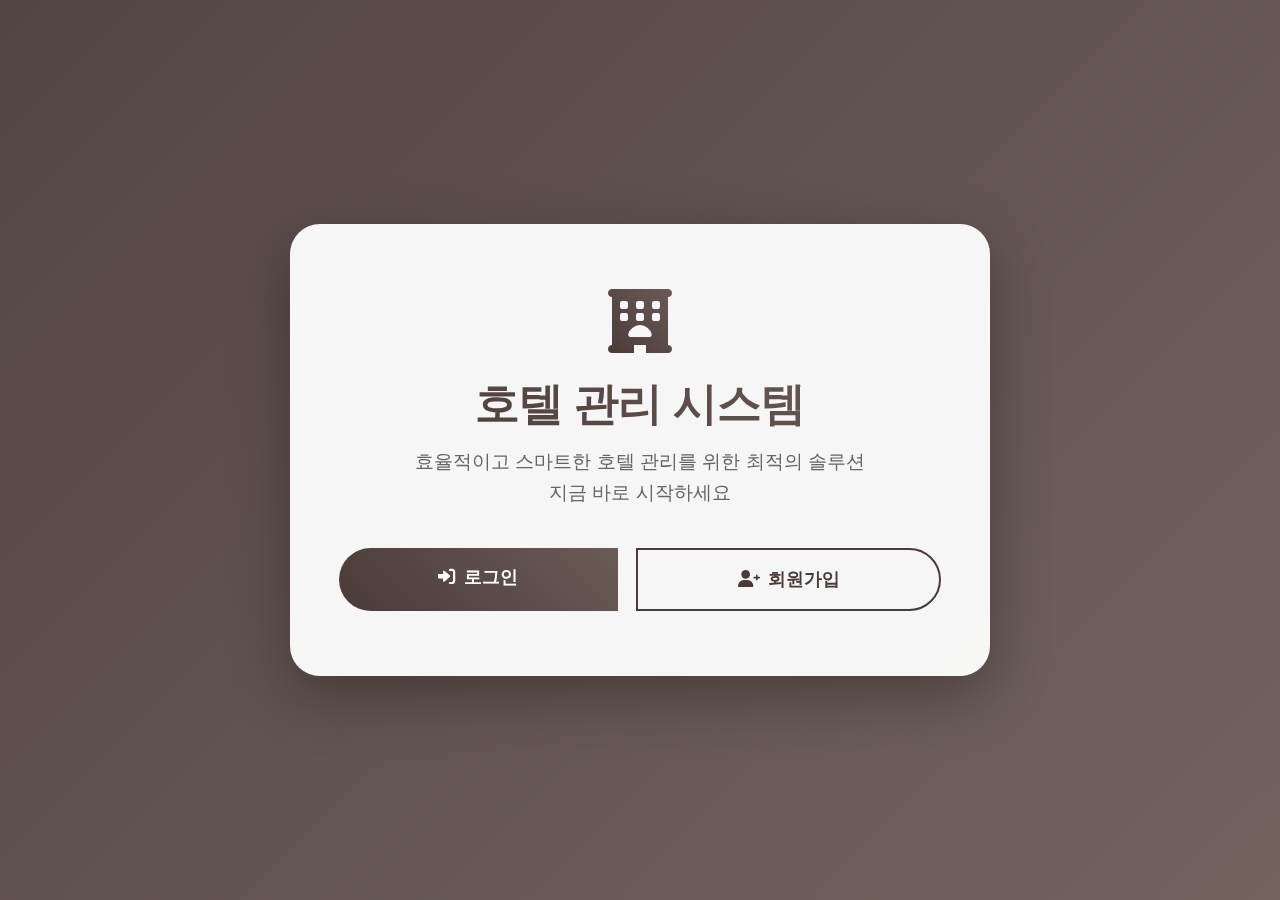
<file: src/main/resources/html/index.html>
<!DOCTYPE html>
<html lang="ko">

<head>
    <meta charset="UTF-8">
    <meta name="viewport" content="width=device-width, initial-scale=1.0">
    <title>호텔 관리 시스템</title>
    <link href="https://cdn.jsdelivr.net/npm/bootstrap@5.3.0/dist/css/bootstrap.min.css" rel="stylesheet">
    <link href="https://cdnjs.cloudflare.com/ajax/libs/font-awesome/6.0.0/css/all.min.css" rel="stylesheet">
    <style>
        body {
            margin: 0;
            background: linear-gradient(135deg, #4A3B38 0%, #6B5B57 100%);
            min-height: 100vh;
            font-family: 'Segoe UI', Tahoma, Geneva, Verdana, sans-serif;
            display: flex;
            align-items: center;
            justify-content: center;
            position: relative;
            padding: 0;
            height: 100vh;
        }

        body::before {
            content: '';
            position: absolute;
            top: 0;
            left: 0;
            right: 0;
            bottom: 0;
            background: url('data:image/svg+xml,<svg xmlns="http://www.w3.org/2000/svg" viewBox="0 0 2000 1500"><rect fill="%23ffffff" width="2000" height="1500"/><defs><radialGradient id="a" gradientUnits="objectBoundingBox"><stop offset="0" stop-color="%23ffffff"/><stop offset="1" stop-color="%23ffffff"/></radialGradient><linearGradient id="b" gradientUnits="userSpaceOnUse" x1="0" y1="750" x2="1550" y2="750"><stop offset="0" stop-color="%23ffffff"/><stop offset="1" stop-color="%23ffffff"/></linearGradient></defs><path fill="url(%23a)" d="M1549.2 51.6c-5.4 99.1-20.2 197.6-44.2 293.6c-24.1 96-57.4 189.4-99.3 278.6c-41.9 89.2-92.4 174.1-150.3 253.3c-58 79.2-123.4 152.6-195.1 219c-71.7 66.4-149.6 125.8-232.2 177.2c-82.7 51.4-170.1 94.7-260.7 129.1c-90.6 34.4-184.4 60-279.5 76.3C192.6 1495 96.1 1502 0 1500c96.1-2.1 191.8-13.3 285.4-33.6c93.6-20.2 185-49.5 272.5-87.2c87.6-37.7 171.3-83.8 249.6-137.3c78.4-53.5 151.5-114.5 217.9-181.7c66.5-67.2 126.4-140.7 178.6-218.9c52.3-78.3 96.9-161.4 133-247.9c36.1-86.5 63.8-176.2 82.6-267.6c18.8-91.4 28.6-184.4 29.6-277.4c0.3-27.6 23.2-48.7 50.8-48.4s49.5 21.8 49.2 49.5c0 0.7 0 1.3-0.1 2L1549.2 51.6z"/></svg>');
            opacity: 0.05;
            z-index: 0;
        }

        .welcome-box {
            background: rgba(255, 255, 255, 0.95);
            padding: 4rem 3rem;
            border-radius: 30px;
            box-shadow: 0 20px 60px rgba(0, 0, 0, 0.3);
            text-align: center;
            max-width: 700px;
            width: 90%;
            position: relative;
            z-index: 1;
            backdrop-filter: blur(10px);
            border: 1px solid rgba(255, 255, 255, 0.2);
            margin: 0 auto;
        }

        @keyframes float {
            0% {
                transform: translateY(0px);
            }

            50% {
                transform: translateY(-10px);
            }

            100% {
                transform: translateY(0px);
            }
        }

        .hotel-icon {
            font-size: 4rem;
            background: linear-gradient(45deg, #4A3B38, #6B5B57);
            -webkit-background-clip: text;
            -webkit-text-fill-color: transparent;
            margin-bottom: 1.5rem;
            animation: pulse 2s infinite;
        }

        @keyframes pulse {
            0% {
                transform: scale(1);
            }

            50% {
                transform: scale(1.1);
            }

            100% {
                transform: scale(1);
            }
        }

        .welcome-title {
            margin-bottom: 1rem;
            font-size: 2.8rem;
            font-weight: 800;
            background: linear-gradient(45deg, #4A3B38, #6B5B57);
            -webkit-background-clip: text;
            -webkit-text-fill-color: transparent;
            letter-spacing: -1px;
        }

        .welcome-subtitle {
            color: #666;
            margin-bottom: 2.5rem;
            font-size: 1.2rem;
            line-height: 1.6;
            font-weight: 300;
        }

        .btn-group {
            display: flex;
            gap: 1.2rem;
            justify-content: center;
            margin-top: 1rem;
        }

        .btn {
            padding: 1rem 2.8rem;
            font-size: 1.1rem;
            border-radius: 50px;
            transition: all 0.4s ease;
            font-weight: 600;
            position: relative;
            overflow: hidden;
            z-index: 1;
        }

        .btn-primary {
            background: linear-gradient(45deg, #4A3B38, #6B5B57);
            border: none;
            color: white;
        }

        .btn-primary:hover {
            background: linear-gradient(45deg, #6B5B57, #4A3B38);
            transform: translateY(-3px);
            box-shadow: 0 7px 14px rgba(74, 59, 56, 0.3);
        }

        .btn-primary::before {
            content: '';
            position: absolute;
            top: 0;
            left: -100%;
            width: 100%;
            height: 100%;
            background: linear-gradient(120deg,
                    transparent,
                    rgba(255, 255, 255, 0.3),
                    transparent);
            transition: 0.5s;
            z-index: -1;
        }

        .btn-primary:hover::before {
            left: 100%;
        }

        .btn-outline {
            background: transparent;
            border: 2px solid #4A3B38;
            color: #4A3B38;
            transition: all 0.4s ease;
        }

        .btn-outline:hover {
            color: white;
            transform: translateY(-3px);
            box-shadow: 0 7px 14px rgba(74, 59, 56, 0.2);
        }

        .btn-outline::before {
            content: '';
            position: absolute;
            top: 0;
            left: 0;
            width: 0%;
            height: 100%;
            background: linear-gradient(45deg, #4A3B38, #6B5B57);
            transition: all 0.4s ease;
            z-index: -1;
        }

        .btn-outline:hover::before {
            width: 100%;
        }

        .btn i {
            transition: transform 0.3s ease;
            display: inline-block;
        }

        .btn:hover i {
            transform: translateX(-3px);
        }

        .btn-outline:hover i {
            transform: translateX(3px);
        }

        @media (max-width: 768px) {
            .welcome-box {
                width: 85%;
                padding: 3rem 2rem;
            }

            .welcome-title {
                font-size: 2.2rem;
            }

            .welcome-subtitle {
                font-size: 1.1rem;
                margin-bottom: 2rem;
            }

            .hotel-icon {
                font-size: 3.5rem;
            }

            .btn-group {
                flex-direction: column;
                gap: 1rem;
            }

            .btn {
                padding: 0.8rem 2rem;
                font-size: 1rem;
            }
        }
    </style>
</head>

<body>
    <div class="welcome-box">
        <i class="fas fa-hotel hotel-icon"></i>
        <h1 class="welcome-title">호텔 관리 시스템</h1>
        <p class="welcome-subtitle">
            효율적이고 스마트한 호텔 관리를 위한 최적의 솔루션<br>
            지금 바로 시작하세요
        </p>

        <div class="btn-group">
            <a href="/login" class="btn btn-primary">
                <i class="fas fa-sign-in-alt me-2"></i>로그인
            </a>
            <a href="/signup" class="btn btn-outline">
                <i class="fas fa-user-plus me-2"></i>회원가입
            </a>
        </div>
    </div>
</body>

</html>
</file>
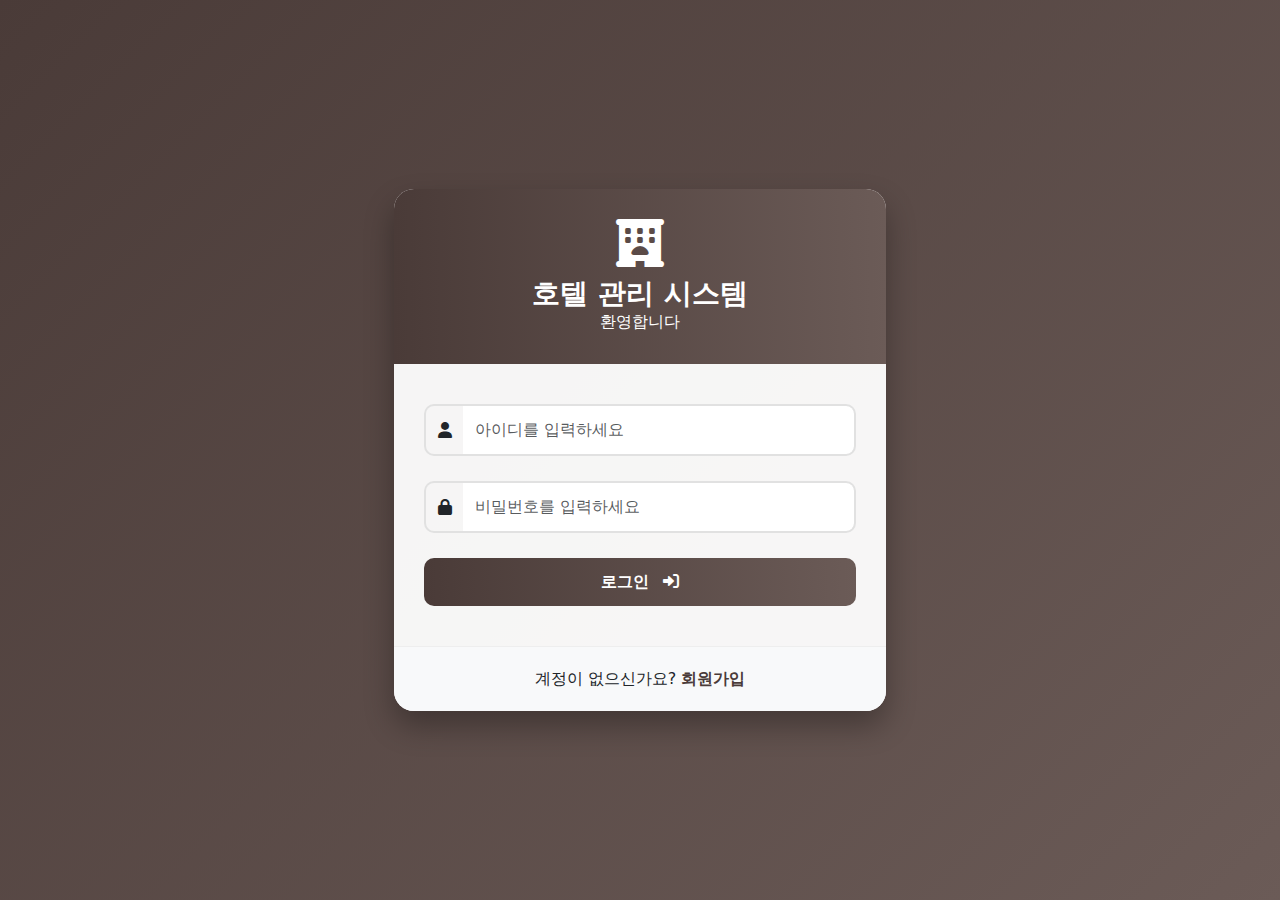
<file: src/main/resources/html/login.html>
<!DOCTYPE html>
<html lang="ko">

<head>
    <meta charset="UTF-8">
    <meta name="viewport" content="width=device-width, initial-scale=1.0">
    <title>호텔 관리 시스템</title>
    <link href="https://cdn.jsdelivr.net/npm/bootstrap@5.3.2/dist/css/bootstrap.min.css" rel="stylesheet">
    <link href="https://cdnjs.cloudflare.com/ajax/libs/font-awesome/6.0.0/css/all.min.css" rel="stylesheet">
    <style>
        body {
            background: linear-gradient(135deg, #4A3B38 0%, #6B5B57 100%);
            min-height: 100vh;
            display: flex;
            align-items: center;
        }

        .login-container {
            background: rgba(255, 255, 255, 0.95);
            border-radius: 20px;
            box-shadow: 0 15px 30px rgba(0, 0, 0, 0.3);
            overflow: hidden;
            max-width: 500px;
            width: 90%;
            margin: 0 auto;
            padding: 0;
        }

        .login-header {
            background: linear-gradient(to right, #4A3B38, #6B5B57);
            padding: 30px 20px;
            text-align: center;
            color: white;
        }

        .login-header i {
            font-size: 3em;
            margin-bottom: 10px;
        }

        .login-header h3 {
            margin: 0;
            font-weight: 600;
        }

        .login-body {
            padding: 40px 30px;
        }

        .form-control {
            border-radius: 10px;
            padding: 12px;
            border: 2px solid #e1e1e1;
            transition: all 0.3s ease;
        }

        .form-control:focus {
            border-color: #4A3B38;
            box-shadow: 0 0 0 0.2rem rgba(74, 59, 56, 0.25);
        }

        .btn-login {
            background: linear-gradient(to right, #4A3B38, #6B5B57);
            border: none;
            border-radius: 10px;
            padding: 12px;
            font-weight: 600;
            transition: all 0.3s ease;
        }

        .btn-login:hover {
            transform: translateY(-2px);
            box-shadow: 0 5px 15px rgba(74, 59, 56, 0.3);
        }

        .input-group {
            margin-bottom: 25px;
        }

        .input-group-text {
            background: transparent;
            border: 2px solid #e1e1e1;
            border-right: none;
            border-radius: 10px 0 0 10px;
        }

        .input-group .form-control {
            border-left: none;
            border-radius: 0 10px 10px 0;
        }

        .signup-link {
            text-align: center;
            padding: 20px;
            background: #f8f9fa;
            border-top: 1px solid #eee;
        }

        .signup-link a {
            color: #4A3B38;
            font-weight: 600;
            text-decoration: none;
            transition: all 0.3s ease;
        }

        .signup-link a:hover {
            color: #6B5B57;
            text-decoration: underline;
        }
    </style>
</head>

<body>
    <div class="container">
        <div class="row justify-content-center">
            <div class="col-md-6">
                <div class="login-container">
                    <div class="login-header">
                        <i class="fas fa-hotel"></i>
                        <h3>호텔 관리 시스템</h3>
                        <p class="mb-0">환영합니다</p>
                    </div>
                    <div class="login-body">
                        <form action="/login" method="post" id="loginForm">
                            <div class="input-group">
                                <span class="input-group-text">
                                    <i class="fas fa-user"></i>
                                </span>
                                <input type="text" class="form-control" id="username" name="username"
                                    placeholder="아이디를 입력하세요" required>
                            </div>
                            <div class="input-group">
                                <span class="input-group-text">
                                    <i class="fas fa-lock"></i>
                                </span>
                                <input type="password" class="form-control" id="password" name="password"
                                    placeholder="비밀번호를 입력하세요" required>
                            </div>
                            <button type="submit" class="btn btn-primary btn-login w-100">
                                로그인 <i class="fas fa-sign-in-alt ms-2"></i>
                            </button>
                        </form>
                    </div>
                    <div class="signup-link">
                        계정이 없으신가요? <a href="/signup">회원가입</a>
                    </div>
                </div>
            </div>
        </div>
    </div>

    <script>
        const loginForm = document.getElementById("loginForm");

        loginForm.addEventListener("submit", (event) => {
            const username = document.getElementById("username").value;
            const password = document.getElementById("password").value;

            if (!username || !password) {
                event.preventDefault();
                alert("아이디와 비밀번호를 모두 입력해 주세요.");
            }
        });

        // URL 파라미터에서 에러 확인
        const urlParams = new URLSearchParams(window.location.search);
        if (urlParams.get('error') === 'true') {
            alert('아이디 또는 비밀번호가 잘못되었습니다.');
        }
    </script>
</body>

</html>
</file>
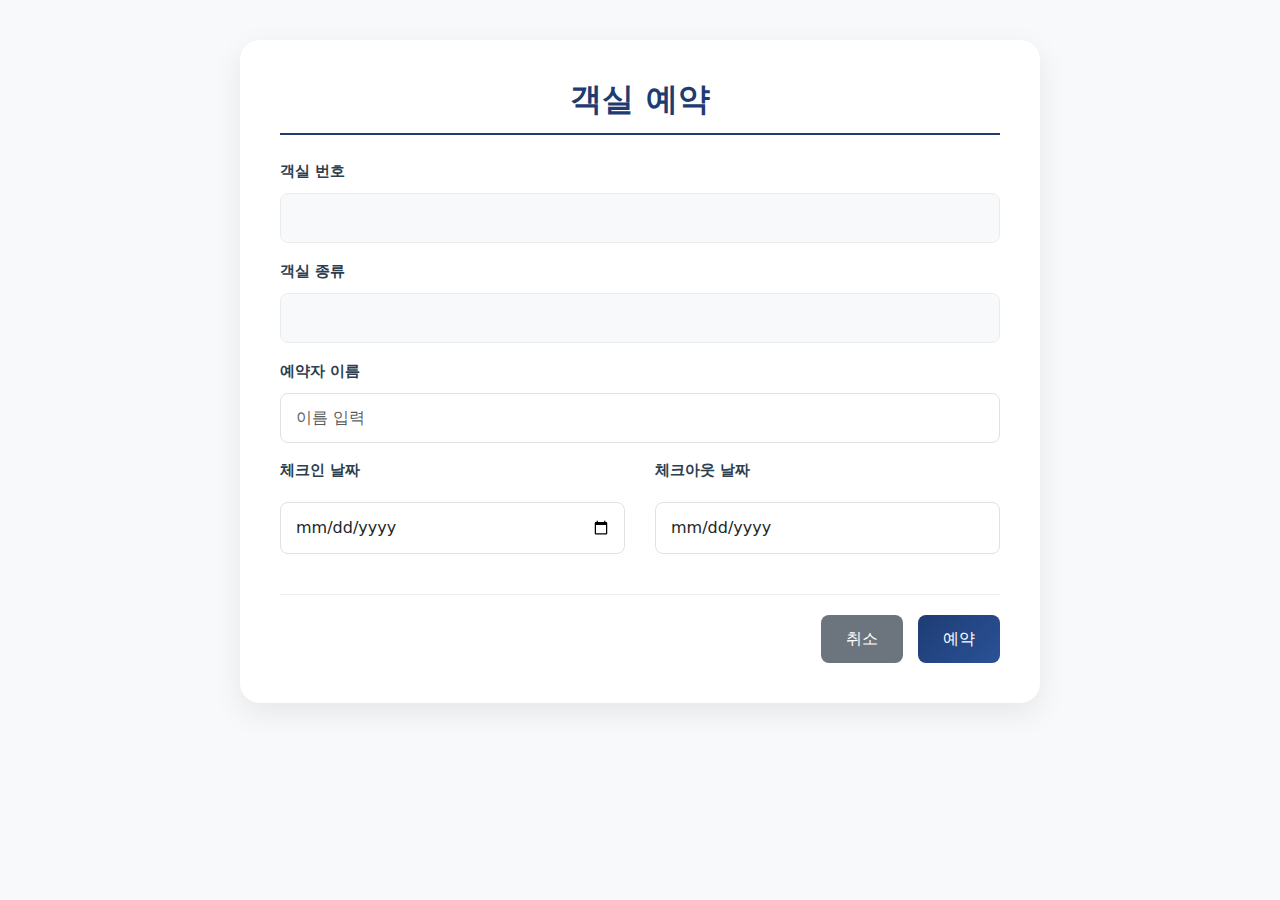
<file: src/main/resources/html/reservation.html>
<!DOCTYPE html>
<html lang="ko">
<head>
    <meta charset="UTF-8">
    <meta name="viewport" content="width=device-width, initial-scale=1.0">
    <title>객실 예약</title>
    <link href="https://cdn.jsdelivr.net/npm/bootstrap@5.3.2/dist/css/bootstrap.min.css" rel="stylesheet">
    <style>
body {
    background-color: #f8f9fa;
    padding: 40px 0;
}

.container {
    max-width: 1200px;
    margin: 0 auto;
    padding: 0 15px;
}

.reservation-form {
    background: white;
    padding: 40px;
    border-radius: 20px;
    box-shadow: 0 10px 30px rgba(0,0,0,0.08);
    max-width: 800px;
    margin: 0 auto;
}

h2 {
    color: #1e3c72;
    border-bottom: 2px solid #1e3c72;
    padding-bottom: 15px;
    margin-bottom: 35px;
    font-weight: 600;
    text-align: center;
}

.form-label {
    font-weight: 600;
    color: #2c3e50;
    margin-bottom: 10px;
    font-size: 0.95rem;
}

.form-control {
    padding: 12px 15px;
    border-radius: 8px;
    border: 1px solid #dee2e6;
    transition: all 0.3s ease;
}

.form-control:focus {
    border-color: #1e3c72;
    box-shadow: 0 0 0 0.2rem rgba(30, 60, 114, 0.15);
    outline: none;
}

.form-control:read-only {
    background-color: #f8f9fa;
    border-color: #e9ecef;
}

.mb-3 {
    margin-bottom: 1.5rem;
}

.date-selection-container {
    display: flex;
    gap: 30px;
    margin-bottom: 30px;
}

.date-group {
    flex: 1;
}

.label-with-icon {
    display: flex;
    align-items: center;
    gap: 8px;
    margin-bottom: 10px;
}

.date-container {
    display: flex;
    align-items: center;
}

.date-container input[type="date"] {
    width: 100%;
    padding: 12px 15px;
    border-radius: 8px;
    border: 1px solid #dee2e6;
    background-color: white;
    transition: all 0.3s ease;
}

.date-container input[type="date"]:focus {
    border-color: #1e3c72;
    box-shadow: 0 0 0 0.2rem rgba(30, 60, 114, 0.15);
    outline: none;
}

.button-container {
    display: flex;
    justify-content: flex-end;
    gap: 15px;
    margin-top: 40px;
    padding-top: 20px;
    border-top: 1px solid #eee;
}

.btn {
    padding: 12px 25px;
    font-weight: 500;
    border-radius: 8px;
    transition: all 0.3s ease;
    cursor: pointer;
    border: none;
}

.btn-primary {
    background: linear-gradient(135deg, #1e3c72, #2a5298);
    color: white;
}

.btn-primary:hover {
    background: linear-gradient(135deg, #2a5298, #1e3c72);
    transform: translateY(-1px);
}

.btn-secondary {
    background: #6c757d;
    color: white;
}

.btn-secondary:hover {
    background: #5a6268;
    transform: translateY(-1px);
}

/* 달력 커스텀 스타일 */
input[type="date"]::-webkit-calendar-picker-indicator {
    cursor: pointer;
    padding: 5px;
    margin-right: -5px;
}

input[type="date"]::-webkit-inner-spin-button {
    display: none;
}

input[type="date"]::-webkit-clear-button {
    display: none;
}

/* 모바일 반응형 */
@media (max-width: 768px) {
    body {
        padding: 20px 0;
    }

    .reservation-form {
        padding: 25px;
        margin: 15px;
    }

    .date-selection-container {
        flex-direction: column;
        gap: 20px;
    }

    .button-container {
        margin-top: 30px;
    }

    .btn {
        padding: 10px 20px;
    }

    h2 {
        font-size: 1.5rem;
        margin-bottom: 25px;
    }
}

/* 작은 화면 대응 */
@media (max-width: 480px) {
    .reservation-form {
        padding: 20px;
    }

    .button-container {
        flex-direction: column-reverse;
        gap: 10px;
    }

    .btn {
        width: 100%;
    }
}
    </style>
</head>
<body>
<div class="container">
    <div class="reservation-form">
        <h2 class="mb-4">객실 예약</h2>
        <form id="reservationForm">
            <div class="mb-3">
                <label for="roomNumber" class="form-label">객실 번호</label>
                <input type="text" class="form-control" id="roomNumber" name="roomNumber" readonly>
            </div>
            <div class="mb-3">
                <label for="roomType" class="form-label">객실 종류</label>
                <input type="text" class="form-control" id="roomType" name="roomType" readonly>
            </div>
            <div class="mb-3">
                <label for="name" class="form-label">예약자 이름</label>
                <input type="text" class="form-control" id="name" name="name" placeholder="이름 입력" required>
            </div>
            <div class="date-selection-container">
                <div class="date-group">
                    <div class="label-with-icon">
                        <label for="checkinDt" class="form-label">체크인 날짜</label>
                    </div>
                    <div class="date-container">
                        <input type="date" class="form-control" id="checkinDt" name="checkinDt" required>
                    </div>
                </div>
                <div class="date-group">
                    <div class="label-with-icon">
                        <label for="checkoutDt" class="form-label">체크아웃 날짜</label>
                    </div>
                    <div class="date-container">
                        <input type="date" class="form-control" id="checkoutDt" name="checkoutDt" required>
                    </div>
                </div>
            </div>
            <div class="button-container">
                <button type="button" id="cancelButton" class="btn btn-secondary">취소</button>
                <button type="submit" class="btn btn-primary">예약</button>
            </div>
        </form>
    </div>
</div>
<script>
    document.addEventListener('DOMContentLoaded', function() {
        // URL에서 객실 정보 가져오기
        const params = new URLSearchParams(window.location.search);
        const roomNumber = params.get('roomNumber');
        const roomType = params.get('roomType');
        if (roomNumber) {
            document.getElementById('roomNumber').value = roomNumber;
        }
        if (roomType) {
            document.getElementById('roomType').value = roomType;
        }

        // 오늘 날짜 이후만 선택 가능하도록 설정
        const today = new Date().toISOString().split('T')[0];
        const tomorrow = new Date(new Date().getTime() + 86400000).toISOString().split('T')[0];

        const checkinInput = document.getElementById('checkinDt');
        const checkoutInput = document.getElementById('checkoutDt');

        checkinInput.min = today;
        checkoutInput.min = tomorrow;
        checkoutInput.disabled = true; // 체크인 날짜 선택 전까지 체크아웃 선택 불가

        // 체크인 날짜 변경 이벤트
        checkinInput.addEventListener('change', function() {
            const selectedDate = new Date(this.value);
            const nextDay = new Date(selectedDate);
            nextDay.setDate(selectedDate.getDate() + 1);

            checkoutInput.disabled = false; // 체크인 날짜 선택 후 활성화
            checkoutInput.min = nextDay.toISOString().split('T')[0];
        });

        // 폼 제출 처리
        document.getElementById('reservationForm').addEventListener('submit', function(e) {
            e.preventDefault();

            const formData = {
                name: document.getElementById('name').value,
                roomNumber: document.getElementById('roomNumber').value,
                roomType: document.getElementById('roomType').value,
                checkinDt: document.getElementById('checkinDt').value,
                checkoutDt: document.getElementById('checkoutDt').value
            };

            const checkoutDate = new Date(formData.checkoutDt);
            const nextDay = new Date(checkoutDate);
            nextDay.setDate(checkoutDate.getDate() + 1);
            const maintenanceDate = nextDay.toISOString().split('T')[0];

            fetch('/api/reservation', {
                method: 'POST',
                headers: {
                    'Content-Type': 'application/json; charset=utf-8'
                },
                body: JSON.stringify(formData)
            })
            .then(response => response.json())
            .then(data => {
                console.log('Response data:', data);  // 서버 응답 데이터 확인
                if (data.success) {
                    // 방 상태 업데이트 API 호출
                    return fetch('/api/room', {
                        method: 'PUT',
                        headers: {
                            'Content-Type': 'application/json; charset=utf-8'
                        },
                        body: JSON.stringify({
                            roomNumber: formData.roomNumber,
                            roomType: formData.roomType,
                            status: 'occupied'
                        })
            }).then(response => response.json());
                } else {
                    throw new Error(data.message);
                }
            }).then(data => {
                if (data.success) {
                    alert('예약이 완료되었습니다.');
                    window.location.href = 'dashboard.html';
                } else {
                    alert(data.message || '상태 업데이트에 실패했습니다.');
                }
            })
            .catch(error => {
                alert('예약 처리 중 오류가 발생했습니다.');
                console.error('Error:', error);
            });
        });
        // 취소 버튼 처리
        document.getElementById('cancelButton').addEventListener('click', function() {
            window.location.href = 'dashboard.html';
        });
    });
</script>
</body>
</html>
</file>
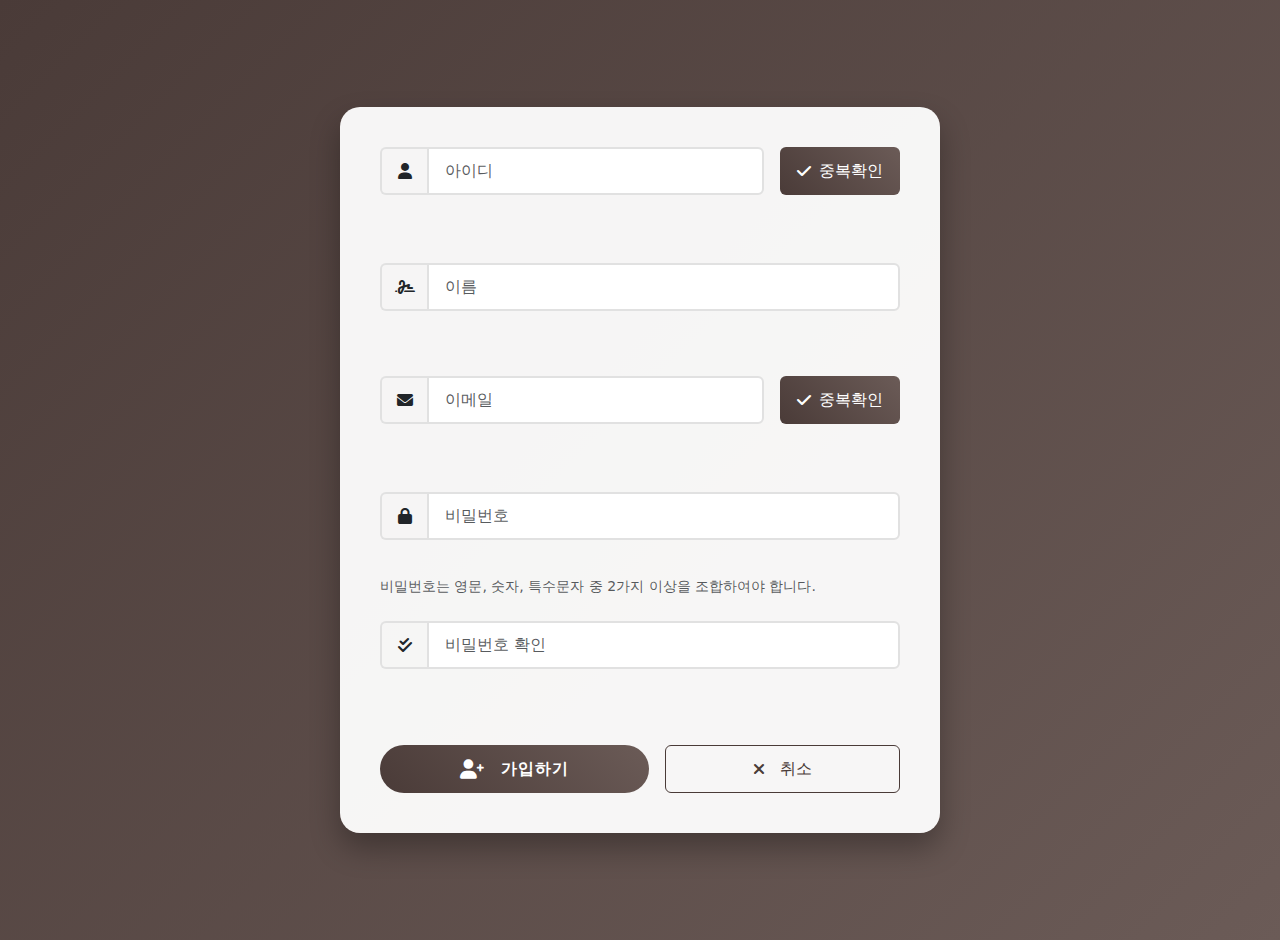
<file: src/main/resources/html/signup.html>
<!DOCTYPE html>
<html lang="ko">

<head>
  <meta charset="UTF-8">
  <meta name="viewport" content="width=device-width, initial-scale=1.0">
  <title>회원가입</title>
  <link href="https://cdn.jsdelivr.net/npm/bootstrap@5.3.2/dist/css/bootstrap.min.css" rel="stylesheet">
  <link href="https://cdnjs.cloudflare.com/ajax/libs/font-awesome/6.0.0/css/all.min.css" rel="stylesheet">
  <style>
    /* 기본 레이아웃 */
    body {
      background: linear-gradient(135deg, #4A3B38 0%, #6B5B57 100%);
      min-height: 100vh;
      display: flex;
      align-items: center;
      padding: 20px 0;
    }

    .container {
      display: grid;
      place-items: center;
      min-height: 100vh;
      padding: 20px;
    }

    .signup-container {
      display: grid;
      grid-template-rows: auto 1fr;
      background: rgba(255, 255, 255, 0.95);
      border-radius: 20px;
      box-shadow: 0 15px 30px rgba(0, 0, 0, 0.3);
      overflow: hidden;
      max-width: 600px;
      width: 100%;
      animation: fadeIn 0.5s ease-out;
    }

    /* 헤더 스타일 */
    .signup-header {
      display: grid;
      place-items: center;
      gap: 10px;
      background: linear-gradient(to right, #4A3B38, #6B5B57);
      padding: 30px;
      color: white;
    }

    .signup-header i {
      font-size: 3em;
      margin-bottom: 10px;
    }

    .signup-header h3 {
      margin: 0;
      font-weight: 600;
    }

    /* 폼 컨테이너 */
    .signup-body {
      display: flex;
      flex-direction: column;
      gap: 2rem;
      padding: 40px;
    }

    /* 입력 필드 기본 스타일 */
    .form-control,
    .input-group-text,
    .check-btn {
      height: 48px;
      line-height: 48px;
      padding: 0 1rem;
      border: 2px solid #e1e1e1;
    }

    .form-control:focus {
      border-color: #4A3B38;
      box-shadow: 0 0 0 0.2rem rgba(74, 59, 56, 0.25);
    }

    /* 입력 그룹 스타일 */
    .verification-group {
      margin-bottom: 0.5rem;
    }

    .verification-group .d-flex {
      display: flex !important;
      gap: 1rem;
      align-items: center;
    }

    .input-group {
      flex: 1;
      display: flex;
    }

    .input-group-text {
      width: 48px;
      display: flex;
      justify-content: center;
      align-items: center;
      background: transparent;
      border-right: none;
    }

    /* 중복확인 버튼 */
    .check-btn {
      width: 120px;
      border: none;
      background: linear-gradient(45deg, #4A3B38, #6B5B57);
      color: white;
      display: flex;
      align-items: center;
      justify-content: center;
      gap: 0.5rem;
    }

    .check-btn:hover {
      background: linear-gradient(45deg, #6B5B57, #4A3B38);
    }

    .check-btn.available {
      background: linear-gradient(45deg, #5D4A47, #7C6B67);
    }

    .check-btn.unavailable {
      background: linear-gradient(45deg, #8B6B66, #725652);
    }

    /* 메시지 스타일 */
    .message-group {
      min-height: 28px;
      margin-bottom: 2rem;
    }

    .validation-message {
      font-size: 0.875rem;
      line-height: 1.2;
      min-height: 28px;
      display: flex;
      align-items: center;
      gap: 0.5rem;
      padding: 4px 0;
    }

    .validation-message.available {
      color: #5D4A47;
    }

    .validation-message.unavailable {
      color: #8B6B66;
    }

    /* 비밀번호 강도 표시 */
    .strength {
      font-size: 0.875rem;
      line-height: 1.2;
      min-height: 28px;
      display: flex;
      align-items: center;
      font-weight: 500;
    }

    .strength.weak {
      color: #8B6B66;
    }

    .strength.medium {
      color: #6B5B57;
    }

    .strength.strong {
      color: #4A3B38;
    }

    /* 도움말 텍스트 */
    .text-muted {
      font-size: 0.875rem;
      margin: 0.5rem 0;
    }

    /* 버튼 그룹 */
    .d-flex.justify-content-between {
      margin-top: 3rem;
      display: flex;
      gap: 1rem;
    }

    .d-flex.justify-content-between .btn {
      flex: 1;
      height: 48px;
      display: flex;
      align-items: center;
      justify-content: center;
      gap: 0.5rem;
    }

    /* 반응형 디자인 */
    @media (max-width: 576px) {
      .verification-group .d-flex {
        flex-direction: column;
      }

      .check-btn {
        width: 100%;
      }

      .signup-body {
        padding: 20px;
      }
    }

    /* 애니메이션 */
    @keyframes fadeIn {
      from {
        opacity: 0;
        transform: translateY(-20px);
      }

      to {
        opacity: 1;
        transform: translateY(0);
      }
    }

    /* 입력 섹션 그룹 스타일 추가 */
    .input-section {
      margin-bottom: 1.5rem;
    }

    /* 마지막 입력 섹션의 마진 제거 */
    .input-section:last-child {
      margin-bottom: 0;
    }

    /* 구분선 스타일 추가 */
    .section-divider {
      height: 1px;
      margin: 2rem 0;
      /* 위아래 여백 */
      opacity: 0.7;
    }

    /* 버튼 스타일 */
    .btn-primary {
      background: linear-gradient(45deg, #4A3B38, #6B5B57);
      border: none;
    }

    .btn-primary:hover {
      background: linear-gradient(45deg, #6B5B57, #4A3B38);
    }

    .btn-outline-secondary {
      border-color: #4A3B38;
      color: #4A3B38;
    }

    .btn-outline-secondary:hover {
      background-color: #4A3B38;
      border-color: #4A3B38;
      color: white;
    }

    /* 가입하기 버튼 스타일 */
    .btn-signup {
      background: linear-gradient(45deg, #4A3B38, #6B5B57);
      color: white;
      padding: 12px 30px;
      border: none;
      border-radius: 50px;
      font-weight: 600;
      letter-spacing: 1px;
      transition: all 0.3s ease;
      position: relative;
      overflow: hidden;
      width: 100%;
      height: 50px;
      display: flex;
      align-items: center;
      justify-content: center;
      gap: 10px;
    }

    .btn-signup:hover {
      background: linear-gradient(45deg, #6B5B57, #4A3B38);
      transform: translateY(-2px);
      box-shadow: 0 5px 15px rgba(74, 59, 56, 0.4);
    }

    .btn-signup:active {
      transform: translateY(0);
      box-shadow: 0 2px 8px rgba(74, 59, 56, 0.3);
    }

    .btn-signup::before {
      content: '';
      position: absolute;
      top: 0;
      left: -100%;
      width: 100%;
      height: 100%;
      background: linear-gradient(120deg,
          transparent,
          rgba(255, 255, 255, 0.2),
          transparent);
      transition: 0.5s;
    }

    .btn-signup:hover::before {
      left: 100%;
    }

    .btn-signup i {
      font-size: 1.2em;
      transition: transform 0.3s ease;
    }

    .btn-signup:hover i {
      transform: translateX(3px);
    }
  </style>
</head>

<body>
  <div class="container">
    <div class="signup-container">
      <div class="signup-body">
        <form action="/signup" method="post" id="signupForm">
          <!-- 아이디 입력 섹션 -->
          <div class="input-section">
            <div class="verification-group">
              <div class="d-flex">
                <div class="input-group">
                  <span class="input-group-text"><i class="fas fa-user"></i></span>
                  <input type="text" class="form-control" id="username" name="username" placeholder="아이디" required>
                </div>
                <button class="btn check-btn" type="button" id="checkUsername">
                  <i class="fas fa-check"></i>중복확인
                </button>
              </div>
            </div>
            <div class="message-group">
              <div id="usernameMessage" class="validation-message"></div>
            </div>
          </div>


          <!-- 이름 섹션 -->
          <div class="input-group-container">
            <div class="input-group">
              <span class="input-group-text"><i class="fas fa-signature"></i></span>
              <input type="text" class="form-control" id="name" name="name" placeholder="이름" required>
            </div>
          </div>
          <!-- 구분선 추가 -->
          <div class="section-divider"></div>

          <!-- 이메일 입력 섹션 -->
          <div class="input-section">
            <div class="verification-group">
              <div class="d-flex">
                <div class="input-group">
                  <span class="input-group-text"><i class="fas fa-envelope"></i></span>
                  <input type="email" class="form-control" id="email" name="email" placeholder="이메일" required>
                </div>
                <button class="btn check-btn" type="button" id="checkEmail">
                  <i class="fas fa-check"></i>중복확인
                </button>
              </div>
            </div>
            <div class="message-group">
              <div id="emailMessage" class="validation-message"></div>
            </div>
          </div>

          <!-- 비밀번호 입력 그룹 -->
          <div class="form-group mb-4">
            <div class="input-group">
              <span class="input-group-text"><i class="fas fa-lock"></i></span>
              <input type="password" class="form-control" id="password" name="password" placeholder="비밀번호" required>
            </div>
            <div id="passwordStrength" class="strength"></div>
            <small class="text-muted d-block">
              비밀번호는 영문, 숫자, 특수문자 중 2가지 이상을 조합하여야 합니다.
            </small>
          </div>

          <!-- 비밀번호 확인 입력 그룹 -->
          <div class="form-group mb-4">
            <div class="input-group">
              <span class="input-group-text"><i class="fas fa-check-double"></i></span>
              <input type="password" class="form-control" id="confirmPassword" name="confirmPassword"
                placeholder="비밀번호 확인" required>
            </div>
            <div id="passwordMatch" class="validation-message"></div>
          </div>

          <!-- 버튼 그룹 -->
          <div class="d-flex justify-content-between">
            <button type="submit" class="btn btn-success btn-signup">
              <i class="fas fa-user-plus me-2"></i>가입하기
            </button>
            <button type="button" id="cancelButton" class="btn btn-outline-secondary">
              <i class="fas fa-times me-2"></i>취소
            </button>
          </div>
        </form>
      </div>
    </div>
  </div>
  <script>
    document.addEventListener('DOMContentLoaded', function () {
      const signupForm = document.getElementById('signupForm');
      const usernameInput = document.getElementById('username');
      const emailInput = document.getElementById('email');
      const checkUsernameBtn = document.getElementById('checkUsername');
      const checkEmailBtn = document.getElementById('checkEmail');
      const usernameMessage = document.getElementById('usernameMessage');
      const emailMessage = document.getElementById('emailMessage');
      const passwordInput = document.getElementById('password');
      const confirmPasswordInput = document.getElementById('confirmPassword');
      const passwordStrength = document.getElementById('passwordStrength');
      const passwordMatch = document.getElementById('passwordMatch');

      let isUsernameAvailable = false;
      let isEmailAvailable = false;

      // 아이디 입력 시 상태 초기화
      usernameInput.addEventListener('input', () => {
        isUsernameAvailable = false;
        usernameMessage.textContent = '';
        usernameMessage.className = 'validation-message';
        checkUsernameBtn.className = 'btn check-btn';
      });

      // 아이디 중복 확인
      checkUsernameBtn.addEventListener('click', async () => {
        const username = usernameInput.value.trim();

        if (!username) {
          usernameMessage.innerHTML = '<i class="fas fa-exclamation-circle"></i>아이디를 입력해주세요.';
          usernameMessage.className = 'validation-message unavailable';
          return;
        }

        try {
          checkUsernameBtn.disabled = true;
          checkUsernameBtn.innerHTML = '<i class="fas fa-spinner fa-spin"></i>';

          const response = await fetch(`/api/check-username?username=${encodeURIComponent(username)}`, {
            method: 'GET',
            headers: {
              'Accept': 'application/json',
              'Cache-Control': 'no-cache'
            },
            credentials: 'same-origin'
          });

          if (!response.ok) {
            throw new Error('서버 오류가 발생했습니다.');
          }

          const data = await response.json();

          if (!data.available) {
            usernameMessage.innerHTML = '<i class="fas fa-times-circle"></i>이미 사용 중인 아이디입니다.';
            usernameMessage.className = 'validation-message unavailable';
            checkUsernameBtn.className = 'btn check-btn unavailable';
            isUsernameAvailable = false;
          } else {
            usernameMessage.innerHTML = '<i class="fas fa-check-circle"></i>사용 가능한 아이디입니다.';
            usernameMessage.className = 'validation-message available';
            checkUsernameBtn.className = 'btn check-btn available';
            isUsernameAvailable = true;
          }
        } catch (error) {
          console.error('Username check error:', error);
          usernameMessage.innerHTML = '<i class="fas fa-exclamation-circle"></i>중복 확인 중 오류가 발생했습니다.';
          usernameMessage.className = 'validation-message unavailable';
        } finally {
          checkUsernameBtn.disabled = false;
          checkUsernameBtn.innerHTML = '<i class="fas fa-check"></i>중복확인';
        }
      });

      // 이메일 입력 시 상태 초기화
      emailInput.addEventListener('input', () => {
        isEmailAvailable = false;
        emailMessage.textContent = '';
        emailMessage.className = 'validation-message';
        checkEmailBtn.className = 'btn check-btn';
      });

      // 이메일 중복 확인
      checkEmailBtn.addEventListener('click', async () => {
        const email = emailInput.value.trim();

        // 이메일 형식 검증
        const emailRegex = /^[^\s@]+@[^\s@]+\.[^\s@]+$/;
        if (!email) {
          emailMessage.innerHTML = '<i class="fas fa-exclamation-circle"></i>이메일을 입력해주세요.';
          emailMessage.className = 'validation-message unavailable';
          return;
        }

        if (!emailRegex.test(email)) {
          emailMessage.innerHTML = '<i class="fas fa-exclamation-circle"></i>올바른 이메일 형식이 아닙니다.';
          emailMessage.className = 'validation-message unavailable';
          return;
        }

        try {
          checkEmailBtn.disabled = true;
          checkEmailBtn.innerHTML = '<i class="fas fa-spinner fa-spin"></i>';

          const response = await fetch(`/api/check-email?email=${encodeURIComponent(email)}`, {
            method: 'GET',
            headers: {
              'Accept': 'application/json',
              'Cache-Control': 'no-cache'
            },
            credentials: 'same-origin'
          });

          if (!response.ok) {
            throw new Error('서버 오류가 발생했습니다.');
          }

          const data = await response.json();

          if (!data.available) {
            emailMessage.innerHTML = '<i class="fas fa-times-circle"></i>이미 사용 중인 이메일입니다.';
            emailMessage.className = 'validation-message unavailable';
            checkEmailBtn.className = 'btn check-btn unavailable';
            isEmailAvailable = false;
          } else {
            emailMessage.innerHTML = '<i class="fas fa-check-circle"></i>사용 가능한 이메일입니다.';
            emailMessage.className = 'validation-message available';
            checkEmailBtn.className = 'btn check-btn available';
            isEmailAvailable = true;
          }
        } catch (error) {
          console.error('Email check error:', error);
          emailMessage.innerHTML = '<i class="fas fa-exclamation-circle"></i>중복 확인 중 오류가 발생했습니다.';
          emailMessage.className = 'validation-message unavailable';
        } finally {
          checkEmailBtn.disabled = false;
          checkEmailBtn.innerHTML = '<i class="fas fa-check"></i>중복확인';
        }
      });

      // 비밀번호 유효성 검사 함수
      function isPasswordValid(password) {
        const hasLetter = /[a-zA-Z]/.test(password);
        const hasNumber = /[0-9]/.test(password);
        const hasSpecial = /[!@#$%^&*(),.?":{}|<>]/.test(password);
        return (hasLetter && hasNumber) || (hasLetter && hasSpecial) || (hasNumber && hasSpecial);
      }

      // 비밀번호 강도 체크
      passwordInput.addEventListener('input', () => {
        const password = passwordInput.value;
        const hasLetter = /[a-zA-Z]/.test(password);
        const hasNumber = /[0-9]/.test(password);
        const hasSpecial = /[!@#$%^&*(),.?":{}|<>]/.test(password);
        const strength = (hasLetter ? 1 : 0) + (hasNumber ? 1 : 0) + (hasSpecial ? 1 : 0);

        if (password.length === 0) {
          passwordStrength.textContent = '';
          passwordStrength.className = 'strength';
        } else if (strength < 2) {
          passwordStrength.textContent = '비밀번호 강도: 약함';
          passwordStrength.className = 'strength weak';
        } else if (strength === 2) {
          passwordStrength.textContent = '비밀번호 강도: 중간';
          passwordStrength.className = 'strength medium';
        } else {
          passwordStrength.textContent = '비밀번호 강도: 강함';
          passwordStrength.className = 'strength strong';
        }

        // 비밀번호 확인 필드와 일치 여부 체크
        if (confirmPasswordInput.value) {
          checkPasswordMatch();
        }
      });

      // 비밀번호 확인 체크
      function checkPasswordMatch() {
        const password = passwordInput.value;
        const confirmPassword = confirmPasswordInput.value;

        if (!confirmPassword) {
          passwordMatch.innerHTML = '';
          passwordMatch.className = 'validation-message';
        } else if (password === confirmPassword) {
          passwordMatch.innerHTML = '<i class="fas fa-check-circle"></i>비밀번호가 일치합니다.';
          passwordMatch.className = 'validation-message available';
        } else {
          passwordMatch.innerHTML = '<i class="fas fa-times-circle"></i>비밀번호가 일치하지 않습니다.';
          passwordMatch.className = 'validation-message unavailable';
        }
      }

      confirmPasswordInput.addEventListener('input', checkPasswordMatch);

      // 기존 폼 제출 이벤트 리스너 수정
      signupForm.addEventListener('submit', (event) => {
        if (!isUsernameAvailable || !isEmailAvailable) {
          event.preventDefault();
          alert('아이디와 이메일 중복 확인이 필요합니다.');
          return;
        }

        const password = passwordInput.value;
        const confirmPassword = confirmPasswordInput.value;

        if (!isPasswordValid(password)) {
          event.preventDefault();
          alert('비밀번호는 영문, 숫자, 특수문자 중 2가지 이상을 조합해야 합니다.');
          return;
        }

        if (password !== confirmPassword) {
          event.preventDefault();
          alert('비밀번호가 일치하지 않습니다.');
          return;
        }
      });

      // 취소 버튼 기능 추가
      const cancelButton = document.getElementById('cancelButton');
      cancelButton.addEventListener('click', () => {
        window.location.href = '/login';
      });
    });
  </script>
</body>

</html>
</file>
